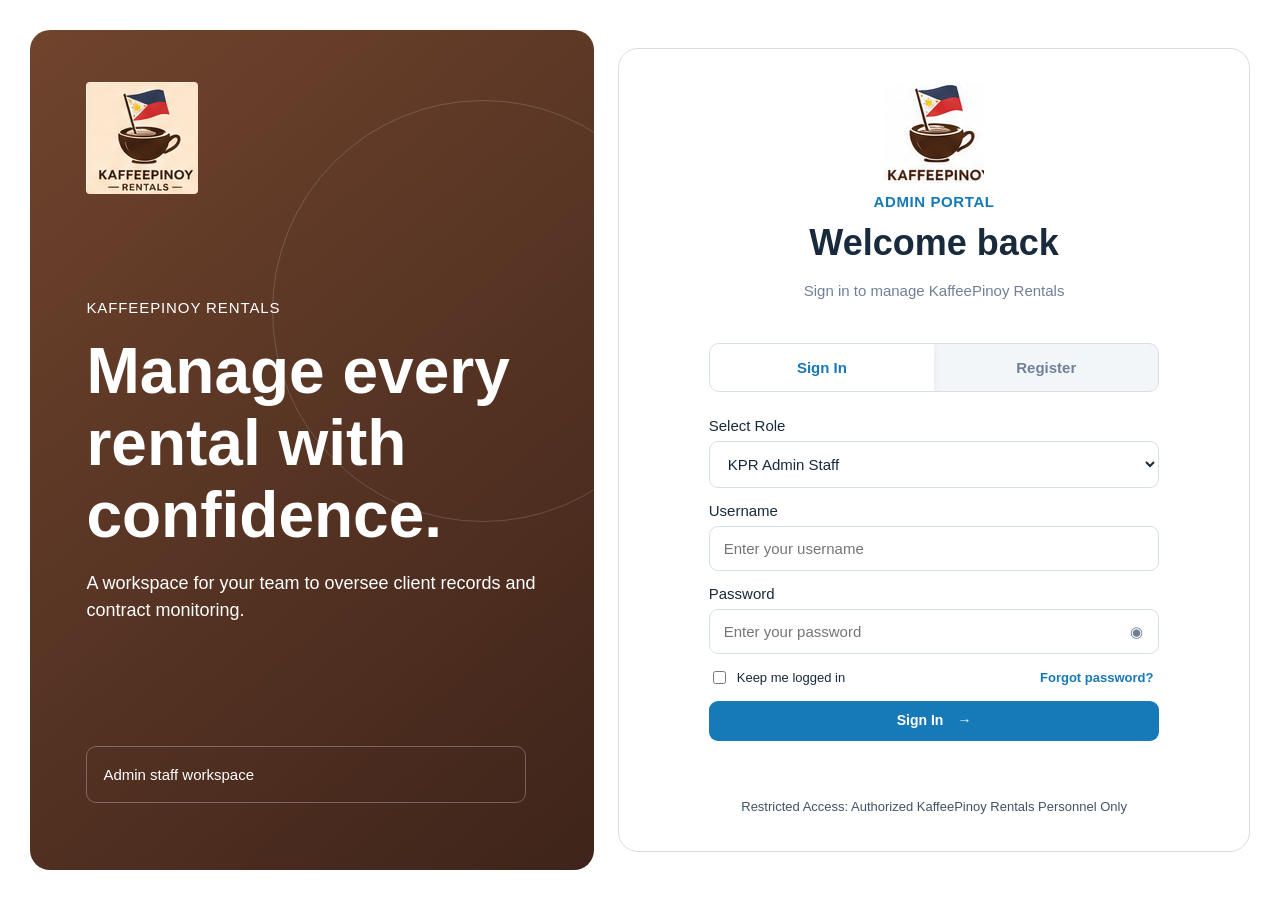
<file: frontend/index.html>
﻿<!doctype html><html lang="en"><head><meta charset="utf-8"><meta name="viewport" content="width=device-width,initial-scale=1"><meta http-equiv="refresh" content="0;url=pages/login.html"><title>KaffeePinoy Rentals</title></head><body><p><a href="pages/login.html">Continue to KaffeePinoy Rentals</a></p></body></html>
</file>
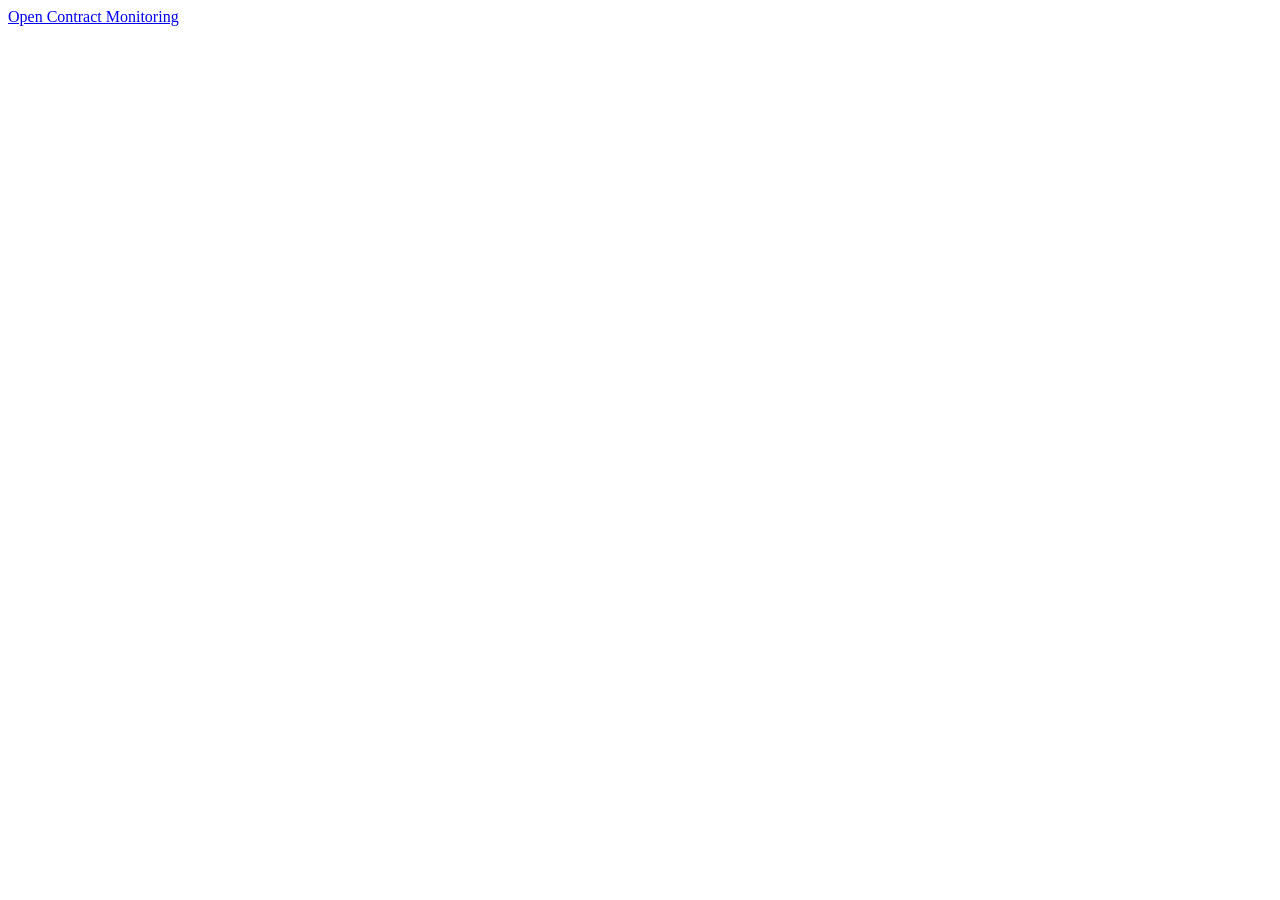
<file: frontend/pages/contracts.html>
﻿<!doctype html>
<html lang="en">
  <head>
    <meta charset="utf-8" />
    <meta http-equiv="refresh" content="0;url=contract-monitoring.php" />
    <title>Contract monitoring</title>
  </head>
  <body>
    <a href="contract-monitoring.php">Open Contract Monitoring</a>
  </body>
</html>
</file>
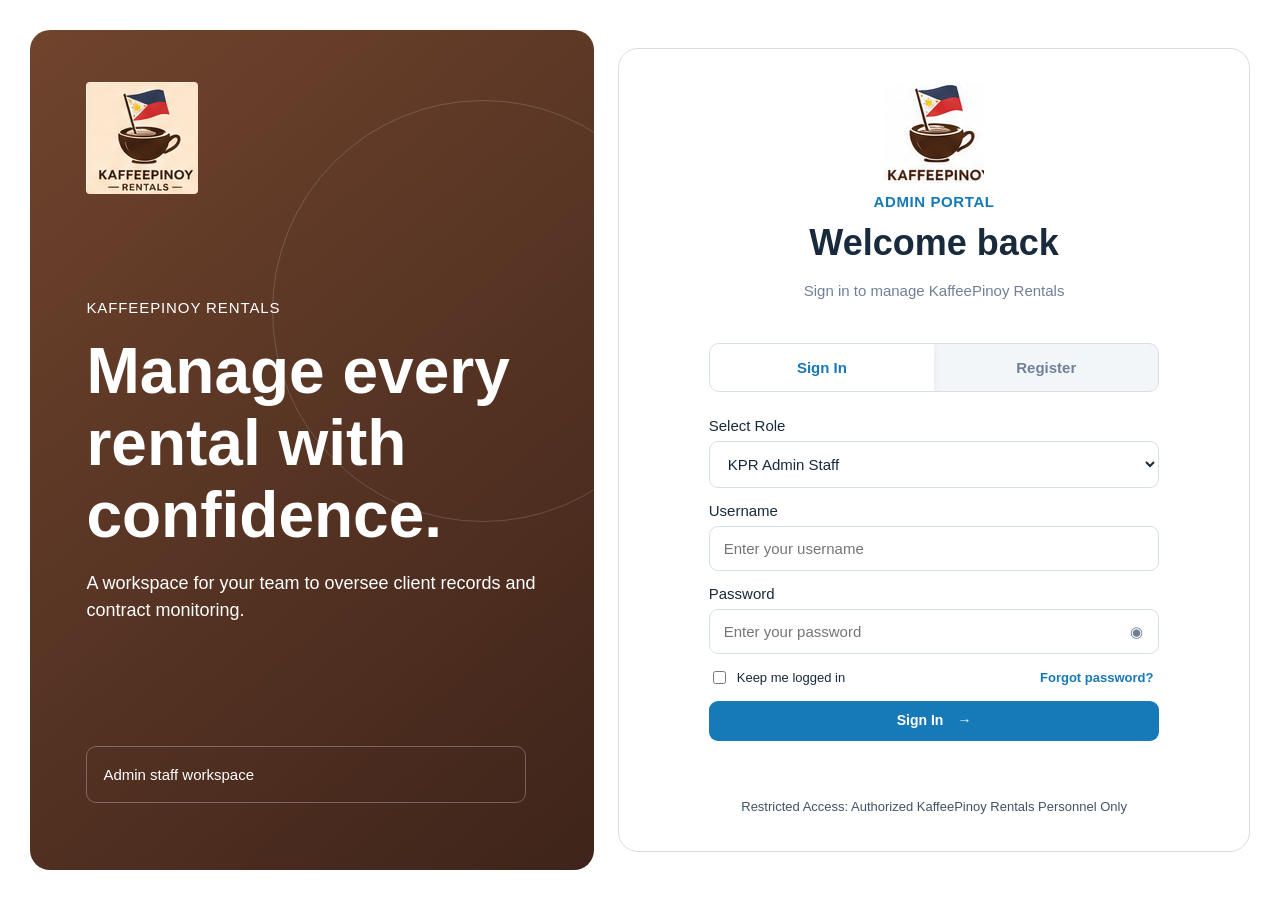
<file: frontend/pages/login.html>
<!doctype html>
<html lang="en">
  <head>
    <meta charset="utf-8" />
    <meta name="viewport" content="width=device-width,initial-scale=1" />
    <title>Sign in | KaffeePinoy Rentals</title>
    <link rel="stylesheet" href="../css/main.css" />
    <script defer src="../js/components/notifications.js"></script>
    <script defer src="../js/components/form-validation.js"></script>
    <script defer src="../js/pages/login.js"></script>
    <script defer src="../js/main.js"></script>
  </head>
  <body class="login-page" data-page="login">
    <main class="login-layout">
      <section class="brand-panel">
        <img
          src="../../references/KaffeePinoy Rentals Admin Portal.png"
          alt="KaffeePinoy Rentals"
          class="reference-logo"
        />
        <div class="brand-copy">
          <p class="eyebrow">KAFFEEPINOY RENTALS</p>
          <h1>Manage every rental with confidence.</h1>
          <p>
            A workspace for your team to oversee client records and contract
            monitoring.
          </p>
        </div>
        <p class="brand-note">Admin staff workspace</p>
      </section>
      <section class="login-card">
        <div class="login-brand">
          <img
            src="../../references/KaffeePinoy Rentals Admin Portal.png"
            alt="KaffeePinoy Rentals logo"
          /><span>ADMIN PORTAL</span>
        </div>
        <h2>Welcome back</h2>
        <p class="muted centered">Sign in to manage KaffeePinoy Rentals</p>
        <div class="tabs">
          <button class="tab active" data-auth-tab="signin">Sign In</button
          ><button class="tab" data-auth-tab="register">Register</button>
        </div>
        <form id="login-form" class="form-stack">
          <label
            >Select Role<select name="role">
              <option>KPR Admin Staff</option>
            </select></label
          >
          <label
            >Username<input
              name="identity"
              autocomplete="username"
              placeholder="Enter your username"
              required
          /></label>
          <label
            >Password
            <div class="password-wrap">
              <input
                id="password"
                name="password"
                type="password"
                placeholder="Enter your password"
                required
              /><button
                type="button"
                class="icon-button"
                data-toggle-password
                aria-label="Show password"
              >
                ◉
              </button>
            </div></label
          >
          <div class="inline-options">
            <label class="check"
              ><input type="checkbox" name="remember" /> Keep me logged
              in</label
            ><button
              class="link-button"
              type="button"
              data-placeholder="Password recovery workflow is not specified in the proposal."
            >
              Forgot password?
            </button>
          </div>
          <button class="button primary wide" type="submit">Sign In　→</button>
          <p class="form-message" aria-live="polite"></p>
        </form>
        <p class="security-note">
          Restricted Access: Authorized KaffeePinoy Rentals Personnel Only
        </p>
      </section>
    </main>
    <div id="toast" class="toast" role="status" aria-live="polite"></div>
  </body>
</html>
</file>
<file: frontend/css/main.css>
﻿@import url("base/reset.css");
@import url("base/variables.css");
@import url("base/typography.css");
@import url("components/layout.css");
@import url("components/buttons.css");
@import url("components/forms.css");
@import url("components/tables.css");
@import url("components/badges.css");
@import url("components/notifications.css");
@import url("pages/login.css");
@import url("pages/dashboard.css");
@import url("pages/clients.css");
@import url("pages/contracts.css");
</file>
